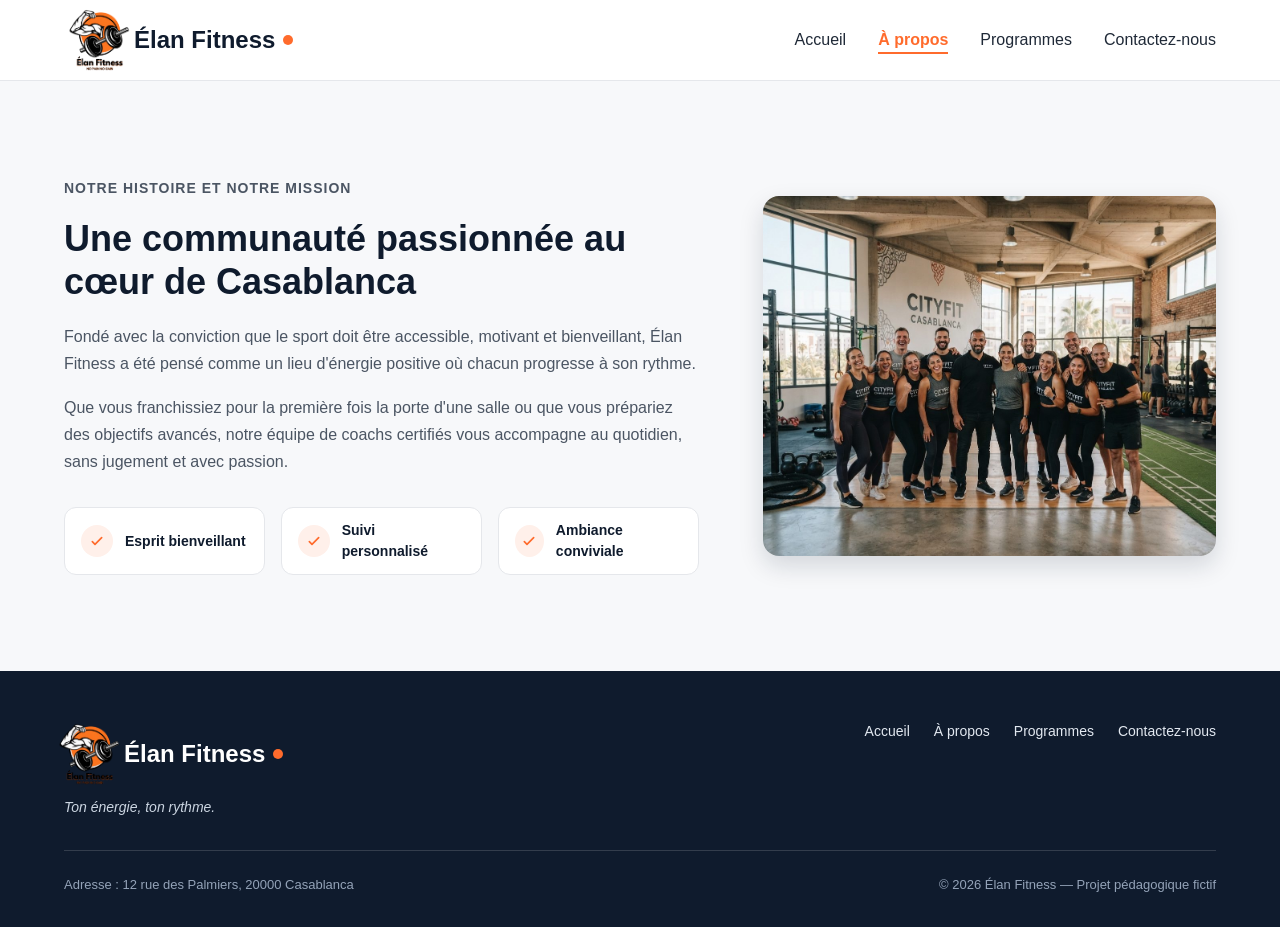
<file: a-propos.html>
<!DOCTYPE html>
<html lang="en">
<head>
  <meta charset="UTF-8">
  <meta name="viewport" content="width=device-width, initial-scale=1.0">
  <meta name="keywords" content="Fitness, Gym, weight, height, musculation, Yoga">
  <link rel="stylesheet" href="style.css">
  <title>Document</title>
</head>
<body>
  <header class="en-tete">
    <div class="conteneur en-tete-contenu">
      <a href="accueil.html" class="logo"><img src="img/Logo de fitness Élan Fitness transparent.png" alt="logo-img">Élan Fitness</a>
        <nav aria-label="Navigation principale">
        <ul class="menu">
          <li><a href="accueil.html">Accueil</a></li>
          <li><a href="a-propos.html" class="lien-actif">À propos</a></li>
          <li><a href="programmes.html">Programmes</a></li>
          <li><a href="contact-us.html">Contactez-nous</a></li>
        </ul>
      </nav>
    </div>
  </header>

  <main>
    <section id="a-propos" class="section">
      <div class="conteneur apropos-contenu">

        <div class="apropos-texte">
          <p class="sur-titre">Notre histoire et notre mission</p>
          <h2>Une communauté passionnée au cœur de Casablanca</h2>
          <p>
            Fondé avec la conviction que le sport doit être accessible, motivant et bienveillant,
            Élan Fitness a été pensé comme un lieu d'énergie positive où chacun progresse à son rythme.
          </p>
          <p>
            Que vous franchissiez pour la première fois la porte d'une salle ou que vous prépariez des
            objectifs avancés, notre équipe de coachs certifiés vous accompagne au quotidien, sans
            jugement et avec passion.
          </p>

          <ul class="valeurs">
            <li class="valeur">
              <div class="icone icone-petite"><img src="img/icone-check.svg" alt=""></div>
              <span>Esprit bienveillant</span>
            </li>
            <li class="valeur">
              <div class="icone icone-petite"><img src="img/icone-check.svg" alt=""></div>
              <span>Suivi personnalisé</span>
            </li>
            <li class="valeur">
              <div class="icone icone-petite"><img src="img/icone-check.svg" alt=""></div>
              <span>Ambiance conviviale</span>
            </li>
          </ul>
        </div>

        <img class="apropos-image" src="img/equipe.jpg" alt="L'équipe de coachs d'Élan Fitness réunie dans la salle">

      </div>
    </section>

  </main>
  <footer class="pied-de-page">
    <div class="conteneur">

      <div class="pied-haut">
        <div>
          <p class="logo logo-clair"><img src="img/Logo de fitness Élan Fitness transparent.png">Élan Fitness</p>
          <p class="slogan">Ton énergie, ton rythme.</p>
        </div>

        <nav aria-label="Navigation du pied de page">
          <ul class="menu menu-pied">
            <li><a href="accueil.html">Accueil</a></li>
            <li><a href="a-propos.html">À propos</a></li>
            <li><a href="programmes.html">Programmes</a></li>
            <li><a href="contact-us.html">Contactez-nous</a></li>
          </ul>
        </nav>
      </div>

      <div class="pied-bas">
        <p>Adresse : 12 rue des Palmiers, 20000 Casablanca</p>
        <p>&copy; 2026 Élan Fitness — Projet pédagogique fictif</p>
      </div>

    </div>
  </footer>
</body>
</html>
</file>
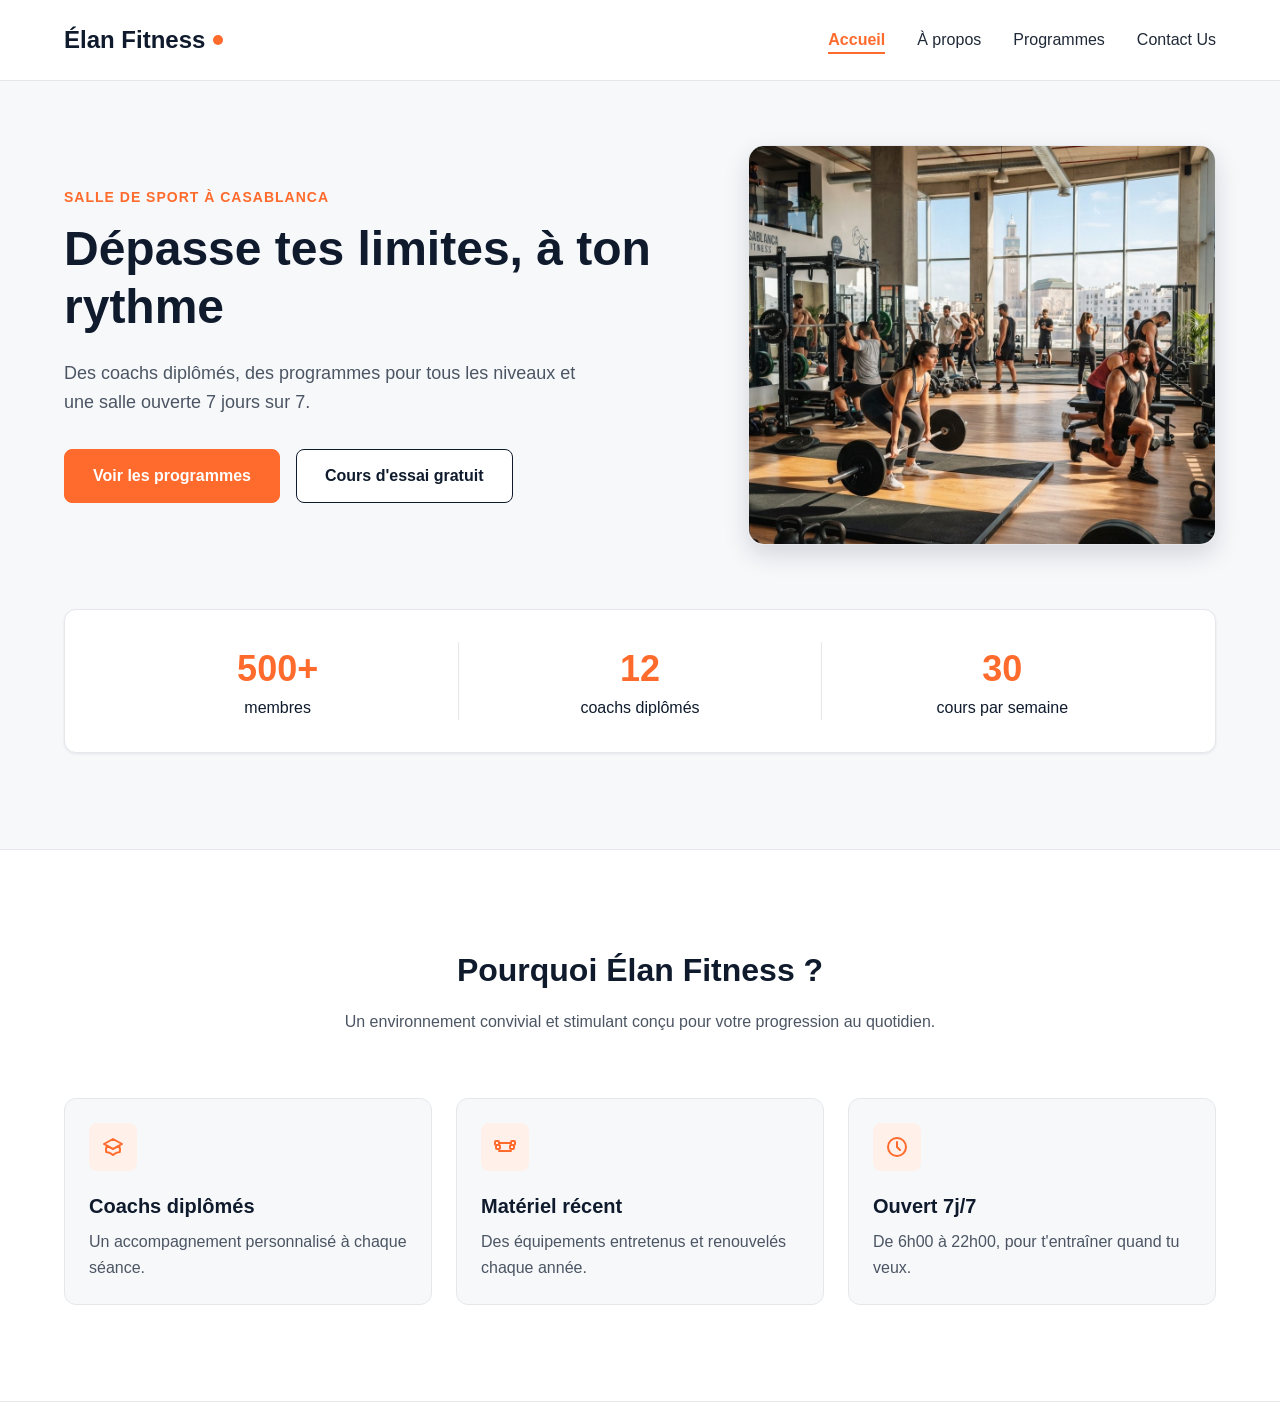
<file: acceuil.html>
<!DOCTYPE html>
<html lang="en">
<head>
  <meta charset="UTF-8">
  <meta name="viewport" content="width=device-width, initial-scale=1.0">
  <link rel="stylesheet" href="style.css">
  <title>Document</title>
</head>
<body>
  <header class="en-tete">
    <div class="conteneur en-tete-contenu">
      <a href="#accueil" class="logo">Élan Fitness</a>

      <nav aria-label="Navigation principale">
        <ul class="menu">
          <li><a href="acceuil.html" class="lien-actif">Accueil</a></li>
          <li><a href="a-propos.html">À propos</a></li>
          <li><a href="programmes.html">Programmes</a></li>
          <li><a href="contact-us.html">Contact Us</a></li>
        </ul>
      </nav>
    </div>
  </header>

  <main>
  <section id="accueil" class="hero">
      <div class="conteneur">

        <div class="hero-contenu">
          <div class="hero-texte">
            <p class="sur-titre">Salle de sport à Casablanca</p>
            <h1>Dépasse tes limites, à ton rythme</h1>
            <p class="hero-description">
              Des coachs diplômés, des programmes pour tous les niveaux et une salle ouverte 7 jours sur 7.
            </p>
            <div class="boutons">
              <a href="#programmes" class="bouton bouton-principal">Voir les programmes</a>
              <a href="#contact" class="bouton bouton-secondaire">Cours d'essai gratuit</a>
            </div>
          </div>

          <img class="hero-image" src="img/hero.jpg" alt="Des personnes s'entraînent dans une salle de sport lumineuse à Casablanca">
        </div>

        <div class="chiffres">
          <div class="chiffre">
            <p class="chiffre-nombre">500+</p>
            <p>membres</p>
          </div>
          <div class="chiffre">
            <p class="chiffre-nombre">12</p>
            <p>coachs diplômés</p>
          </div>
          <div class="chiffre">
            <p class="chiffre-nombre">30</p>
            <p>cours par semaine</p>
          </div>
        </div>

      </div>
    </section>

    <section class="section section-blanche">
      <div class="conteneur">

        <div class="section-titre">
          <h2>Pourquoi Élan Fitness ?</h2>
          <p>Un environnement convivial et stimulant conçu pour votre progression au quotidien.</p>
        </div>

        <div class="cartes">
          <article class="carte carte-avantage">
            <div class="icone"><img src="img/icone-coach.svg" alt=""></div>
            <h3>Coachs diplômés</h3>
            <p>Un accompagnement personnalisé à chaque séance.</p>
          </article>

          <article class="carte carte-avantage">
            <div class="icone"><img src="img/icone-materiel.svg" alt=""></div>
            <h3>Matériel récent</h3>
            <p>Des équipements entretenus et renouvelés chaque année.</p>
          </article>

          <article class="carte carte-avantage">
            <div class="icone"><img src="img/icone-horloge.svg" alt=""></div>
            <h3>Ouvert 7j/7</h3>
            <p>De 6h00 à 22h00, pour t'entraîner quand tu veux.</p>
          </article>
        </div>

      </div>
    </section>

</body>
</html>
</file>
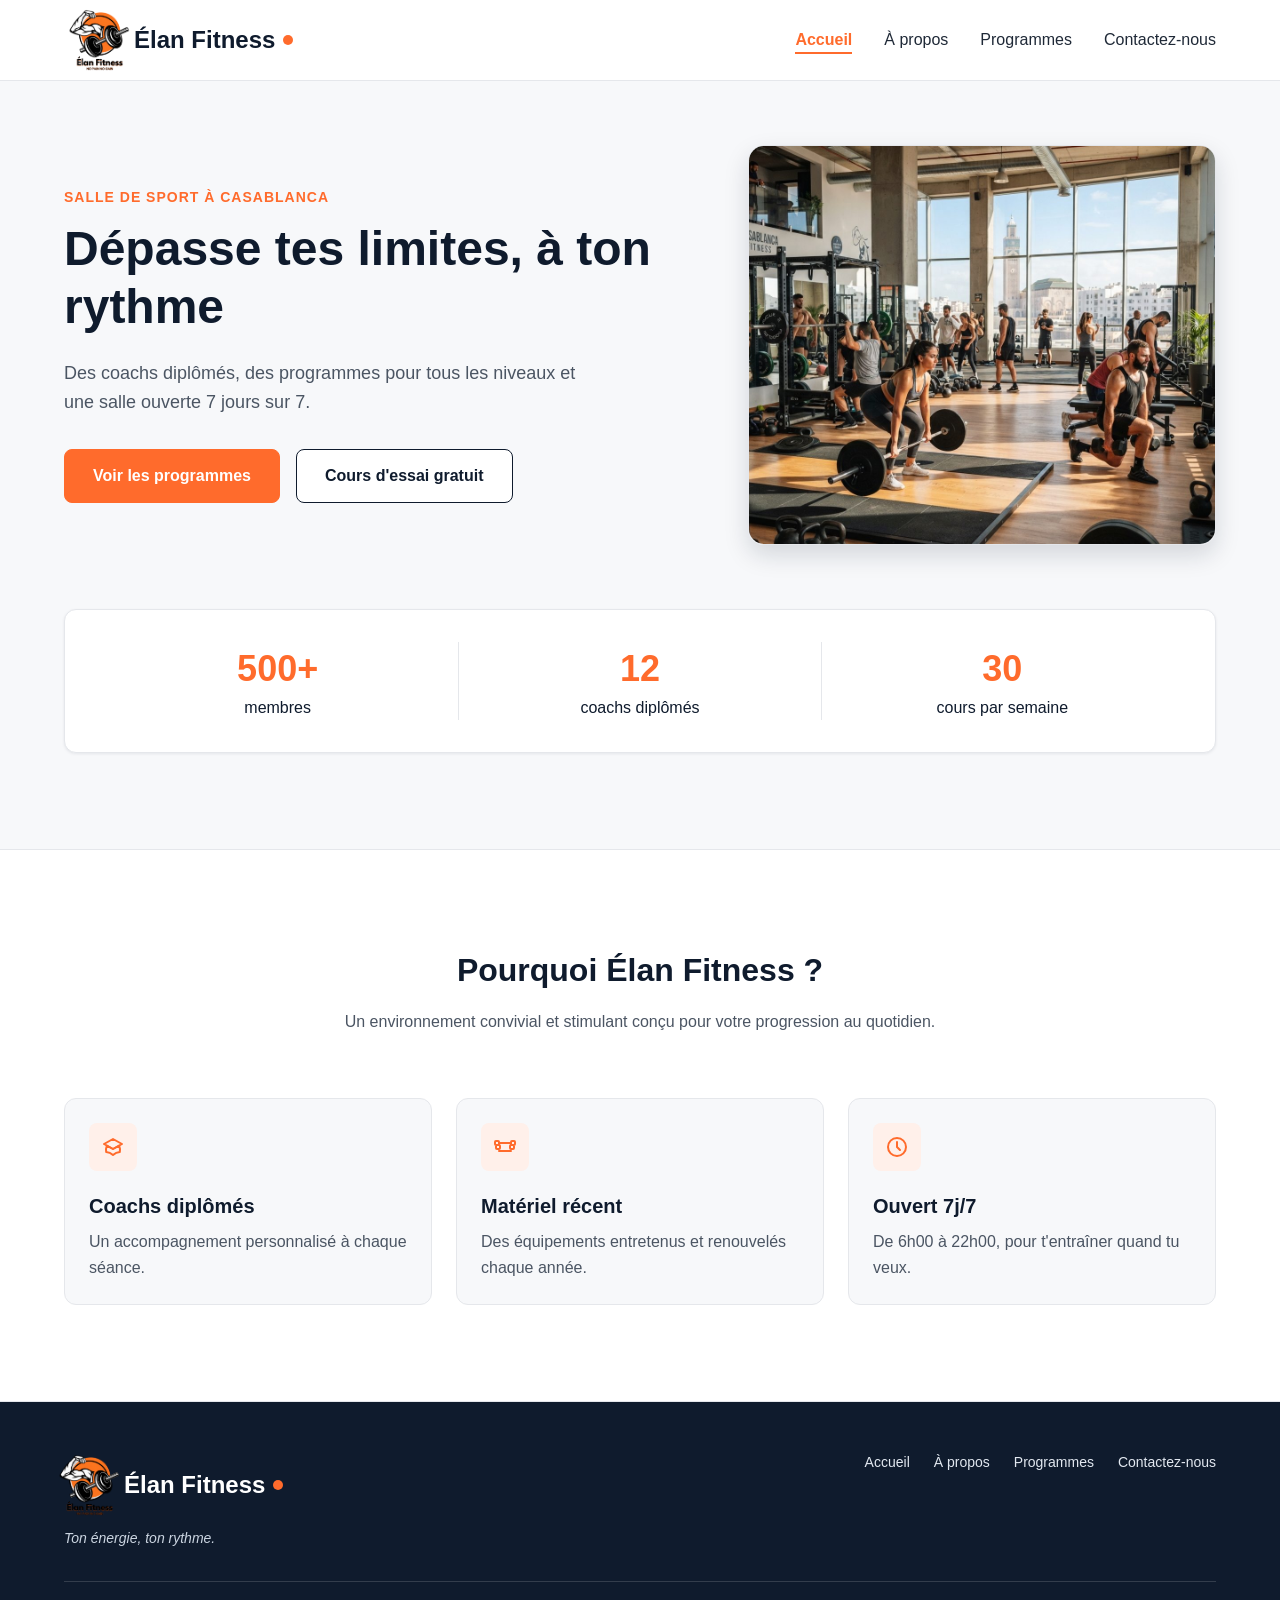
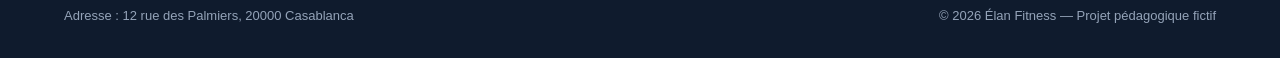
<file: accueil.html>
<!DOCTYPE html>
<html lang="en">
<head>
  <meta charset="UTF-8">
  <meta name="viewport" content="width=device-width, initial-scale=1.0">
  <meta name="keywords" content="Fitness, Gym, weight, height, musculation, Yoga">
  <link rel="stylesheet" href="style.css">
  <title>Document</title>
</head>
<body>
  <header class="en-tete">
    <div class="conteneur en-tete-contenu">
      <a href="accueil.html" class="logo"><img src="img/Logo de fitness Élan Fitness transparent.png" alt="logo-img">Élan Fitness</a>
     <nav aria-label="Navigation principale">
        <ul class="menu">
          <li><a href="accueil.html" class="lien-actif">Accueil</a></li>
          <li><a href="a-propos.html">À propos</a></li>
          <li><a href="programmes.html">Programmes</a></li>
          <li><a href="contact-us.html">Contactez-nous</a></li>
        </ul>
      </nav>
    </div>
  </header>

  <main>
  <section id="accueil" class="hero">
      <div class="conteneur">

        <div class="hero-contenu">
          <div class="hero-texte">
            <p class="sur-titre">Salle de sport à Casablanca</p>
            <h1>Dépasse tes limites, à ton rythme</h1>
            <p class="hero-description">
              Des coachs diplômés, des programmes pour tous les niveaux et une salle ouverte 7 jours sur 7.
            </p>
            <div class="boutons">
              <a href="#programmes" class="bouton bouton-principal">Voir les programmes</a>
              <a href="#contact" class="bouton bouton-secondaire">Cours d'essai gratuit</a>
            </div>
          </div>

          <img class="hero-image" src="img/hero.jpg" alt="Des personnes s'entraînent dans une salle de sport lumineuse à Casablanca">
        </div>

        <div class="chiffres">
          <div class="chiffre">
            <p class="chiffre-nombre">500+</p>
            <p>membres</p>
          </div>
          <div class="chiffre">
            <p class="chiffre-nombre">12</p>
            <p>coachs diplômés</p>
          </div>
          <div class="chiffre">
            <p class="chiffre-nombre">30</p>
            <p>cours par semaine</p>
          </div>
        </div>

      </div>
    </section>

    <section class="section section-blanche">
      <div class="conteneur">

        <div class="section-titre">
          <h2>Pourquoi Élan Fitness ?</h2>
          <p>Un environnement convivial et stimulant conçu pour votre progression au quotidien.</p>
        </div>

        <div class="cartes">
          <article class="carte carte-avantage">
            <div class="icone"><img src="img/icone-coach.svg" alt=""></div>
            <h3>Coachs diplômés</h3>
            <p>Un accompagnement personnalisé à chaque séance.</p>
          </article>

          <article class="carte carte-avantage">
            <div class="icone"><img src="img/icone-materiel.svg" alt=""></div>
            <h3>Matériel récent</h3>
            <p>Des équipements entretenus et renouvelés chaque année.</p>
          </article>

          <article class="carte carte-avantage">
            <div class="icone"><img src="img/icone-horloge.svg" alt=""></div>
            <h3>Ouvert 7j/7</h3>
            <p>De 6h00 à 22h00, pour t'entraîner quand tu veux.</p>
          </article>
        </div>

      </div>
    </section>
    <footer class="pied-de-page">
    <div class="conteneur">

      <div class="pied-haut">
        <div>
          <p class="logo logo-clair"><img src="img/Logo de fitness Élan Fitness transparent.png">Élan Fitness</p>
          <p class="slogan">Ton énergie, ton rythme.</p>
        </div>

        <nav aria-label="Navigation du pied de page">
          <ul class="menu menu-pied">
            <li><a href="accueil.html">Accueil</a></li>
            <li><a href="a-propos.html">À propos</a></li>
            <li><a href="programmes.html">Programmes</a></li>
            <li><a href="contact-us.html">Contactez-nous</a></li>
          </ul>
        </nav>
      </div>

      <div class="pied-bas">
        <p>Adresse : 12 rue des Palmiers, 20000 Casablanca</p>
        <p>&copy; 2026 Élan Fitness — Projet pédagogique fictif</p>
      </div>

    </div>
  </footer>
</body>
</html>
</file>
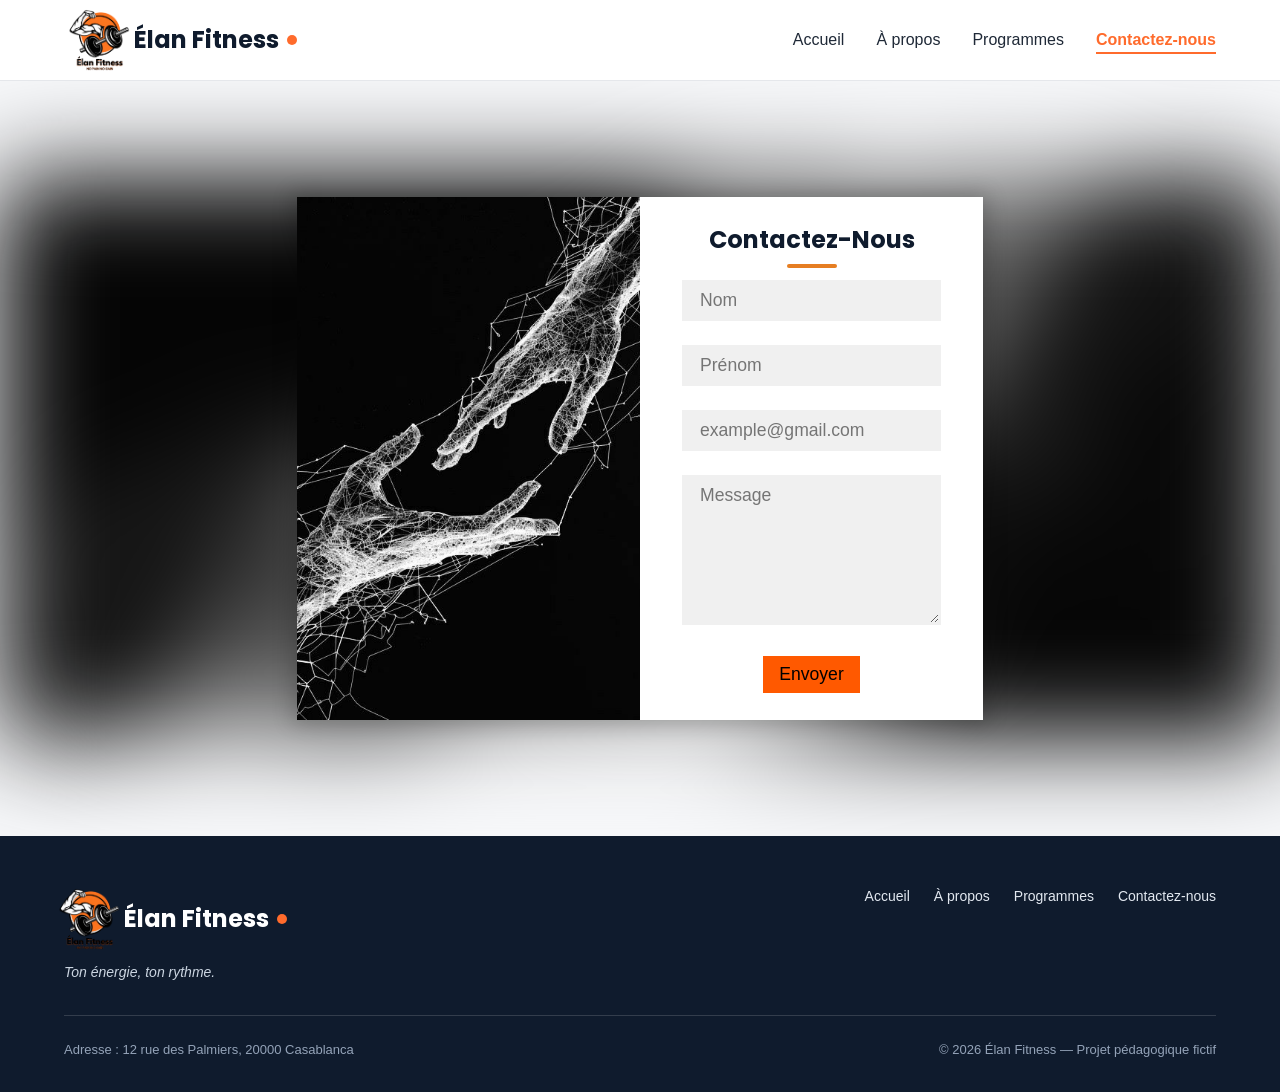
<file: contact-us.html>
<!DOCTYPE html>
<html lang="en">
<head>
  <meta charset="UTF-8">
  <meta name="viewport" content="width=device-width, initial-scale=1.0">
  <meta name="keywords" content="Fitness, Gym, weight, height, musculation, Yoga">
  <title>Contactez nous</title>

  <link rel="preconnect" href="https://fonts.googleapis.com">
  <link rel="preconnect" href="https://fonts.gstatic.com" crossorigin>
  <link href="https://fonts.googleapis.com/css2?family=Inter:wght@400;500;600&family=Poppins:wght@600;700;800&display=swap" rel="stylesheet">

  <link rel="stylesheet" href="contact.css">
  <link rel="stylesheet" href="style.css">
</head>
<body>
  <header class="en-tete">
    <div class="conteneur en-tete-contenu">
      <a href="accueil.html" class="logo"><img src="img/Logo de fitness Élan Fitness transparent.png" alt="logo-img">Élan Fitness</a>
      <nav aria-label="Navigation principale">
        <ul class="menu">
          <li><a href="accueil.html">Accueil</a></li>
          <li><a href="a-propos.html">À propos</a></li>
          <li><a href="programmes.html">Programmes</a></li>
          <li><a href="contact-us.html" class="lien-actif">Contactez-nous</a></li>
        </ul>
      </nav>
    </div>
  </header>

  <main>
    
    <section id="contact" class="section">
      <div class="contact-container">
        <div class="contact-box">
          <div class="left"></div>
          <div class="right">
            <h2>Contactez-Nous</h2>
            <form>
            <table>
              <tr>
                <td><input type="text" class="field" placeholder="Nom" required></td>
              </tr>
              <tr>
                <td><input type="text" class="field" placeholder="Prénom" required></td>
              </tr>

              <tr>
                <td><input type="email" class="field" placeholder="example@gmail.com" required></td>
              </tr>

              <tr>
                <td><textarea class="field" placeholder="Message" required></textarea></td>
              </tr>

              <tr>
                <td><button class="btn">Envoyer</btn></td>
              </tr>
            </table>
            </form>
          </div>
        </div>
      </div>
    </section>
    <footer class="pied-de-page">
    <div class="conteneur">

      <div class="pied-haut">
        <div>
          <p class="logo logo-clair"><img src="img/Logo de fitness Élan Fitness transparent.png">Élan Fitness</p>
          <p class="slogan">Ton énergie, ton rythme.</p>
        </div>

        <nav aria-label="Navigation du pied de page">
          <ul class="menu menu-pied">
            <li><a href="accueil.html">Accueil</a></li>
            <li><a href="a-propos.html">À propos</a></li>
            <li><a href="programmes.html">Programmes</a></li>
            <li><a href="contact-us.html">Contactez-nous</a></li>
          </ul>
        </nav>
      </div>

      <div class="pied-bas">
        <p>Adresse : 12 rue des Palmiers, 20000 Casablanca</p>
        <p>&copy; 2026 Élan Fitness — Projet pédagogique fictif</p>
      </div>

    </div>
  </footer>
  </main>
</body>
</html>
</file>
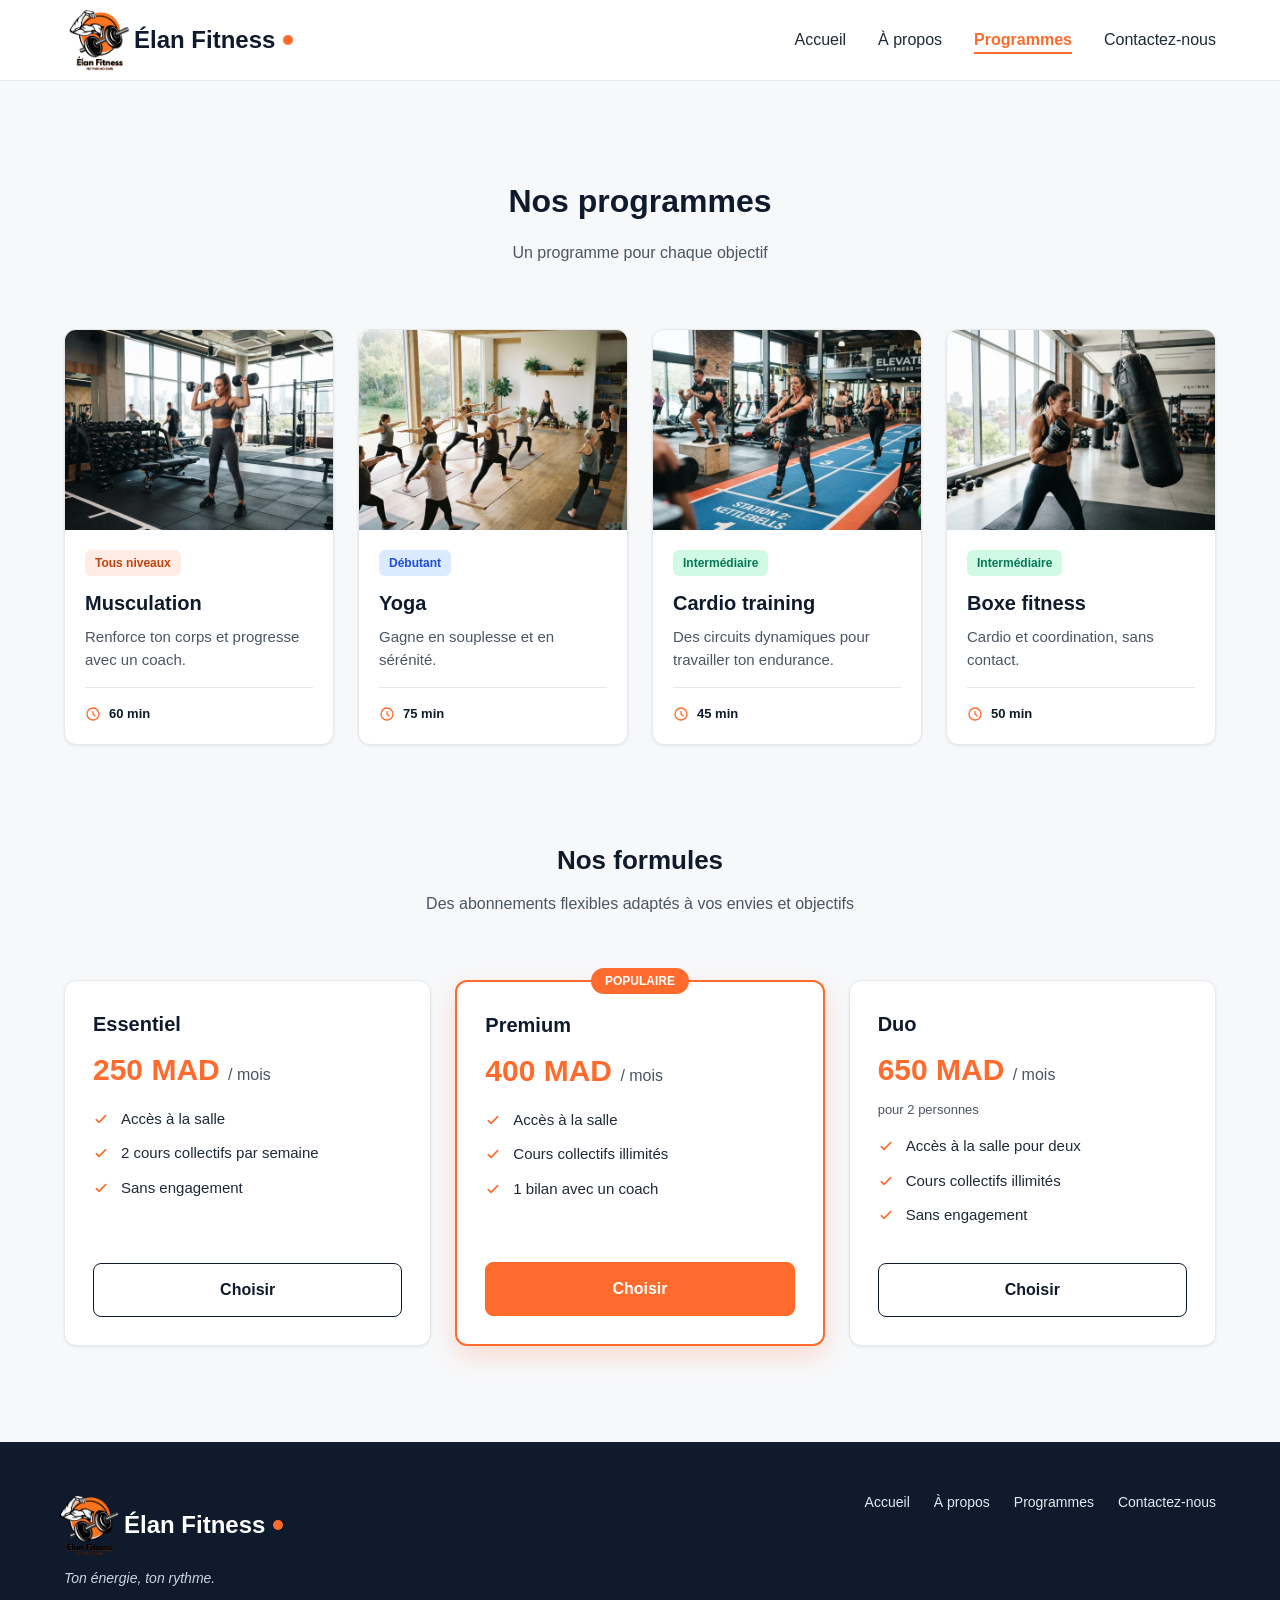
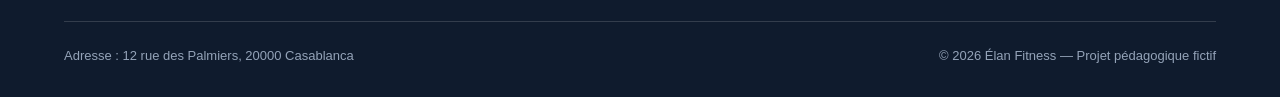
<file: programmes.html>
<!DOCTYPE html>
<html lang="en">
<head>
    <meta charset="UTF-8">
    <meta name="viewport" content="width=device-width, initial-scale=1.0">
    <meta name="keywords" content="Fitness, Gym, weight, height, musculation, Yoga">
    <link rel="stylesheet" href="style.css">
    <title>Document</title>
</head>
<body>
<header class="en-tete">
    <div class="conteneur en-tete-contenu">
      <a href="accueil.html" class="logo"><img src="img/Logo de fitness Élan Fitness transparent.png" alt="logo-img">Élan Fitness</a>

      <nav aria-label="Navigation principale">
        <ul class="menu">
          <li><a href="accueil.html">Accueil</a></li>
          <li><a href="a-propos.html">À propos</a></li>
          <li><a href="programmes.html" class="lien-actif">Programmes</a></li>
          <li><a href="contact-us.html">Contactez-nous</a></li>
        </ul>
      </nav>
    </div>
  </header>

<main>   
<section id="programmes" class="section">
      <div class="conteneur">

        <div class="section-titre">
          <h2>Nos programmes</h2>
          <p>Un programme pour chaque objectif</p>
        </div>

        <div class="cartes">

          <article class="carte carte-programme">
            <img src="img/musculation.jpg" alt="Une sportive soulève des haltères dans l'espace musculation">
            <div class="programme-corps">
              <span class="etiquette etiquette-orange">Tous niveaux</span>
              <h3>Musculation</h3>
              <p>Renforce ton corps et progresse avec un coach.</p>
              <p class="duree"><img src="img/icone-duree.svg" alt="">60 min</p>
            </div>
          </article>

          <article class="carte carte-programme">
            <img src="img/yoga.jpg" alt="Un groupe pratique le yoga sur des tapis dans une salle lumineuse">
            <div class="programme-corps">
              <span class="etiquette etiquette-bleue">Débutant</span>
              <h3>Yoga</h3>
              <p>Gagne en souplesse et en sérénité.</p>
              <p class="duree"><img src="img/icone-duree.svg" alt="">75 min</p>
            </div>
          </article>

          <article class="carte carte-programme">
            <img src="img/cardio.jpg" alt="Des sportifs suivent un circuit de cardio training avec des kettlebells">
            <div class="programme-corps">
              <span class="etiquette etiquette-verte">Intermédiaire</span>
              <h3>Cardio training</h3>
              <p>Des circuits dynamiques pour travailler ton endurance.</p>
              <p class="duree"><img src="img/icone-duree.svg" alt="">45 min</p>
            </div>
          </article>

          <article class="carte carte-programme">
            <img src="img/boxe.jpg" alt="Une sportive frappe un sac de frappe pendant un cours de boxe fitness">
            <div class="programme-corps">
              <span class="etiquette etiquette-verte">Intermédiaire</span>
              <h3>Boxe fitness</h3>
              <p>Cardio et coordination, sans contact.</p>
              <p class="duree"><img src="img/icone-duree.svg" alt="">50 min</p>
            </div>
          </article>

        </div>

        <div class="formules">

          <div class="section-titre">
            <h3>Nos formules</h3>
            <p>Des abonnements flexibles adaptés à vos envies et objectifs</p>
          </div>

          <div class="cartes">

            <article class="carte formule">
              <h4>Essentiel</h4>
              <p class="prix">250 MAD <span>/ mois</span></p>
              <ul class="formule-liste">
                <li>Accès à la salle</li>
                <li>2 cours collectifs par semaine</li>
                <li>Sans engagement</li>
              </ul>
              <a href="#contact" class="bouton bouton-secondaire">Choisir</a>
            </article>

            <article class="carte formule formule-populaire">
              <p class="badge-populaire">Populaire</p>
              <h4>Premium</h4>
              <p class="prix">400 MAD <span>/ mois</span></p>
              <ul class="formule-liste">
                <li>Accès à la salle</li>
                <li>Cours collectifs illimités</li>
                <li>1 bilan avec un coach</li>
              </ul>
              <a href="#contact" class="bouton bouton-principal">Choisir</a>
            </article>

            <article class="carte formule">
              <h4>Duo</h4>
              <p class="prix">650 MAD <span>/ mois</span></p>
              <p class="prix-note">pour 2 personnes</p>
              <ul class="formule-liste">
                <li>Accès à la salle pour deux</li>
                <li>Cours collectifs illimités</li>
                <li>Sans engagement</li>
              </ul>
              <a href="#contact" class="bouton bouton-secondaire">Choisir</a>
            </article>

          </div>
        </div>

      </div>
    </section>
    <footer class="pied-de-page">
    <div class="conteneur">

      <div class="pied-haut">
        <div>
          <p class="logo logo-clair"><img src="img/Logo de fitness Élan Fitness transparent.png">Élan Fitness</p>
          <p class="slogan">Ton énergie, ton rythme.</p>
        </div>

        <nav aria-label="Navigation du pied de page">
          <ul class="menu menu-pied">
            <li><a href="accueil.html">Accueil</a></li>
            <li><a href="a-propos.html">À propos</a></li>
            <li><a href="programmes.html">Programmes</a></li>
            <li><a href="contact-us.html">Contactez-nous</a></li>
          </ul>
        </nav>
      </div>

      <div class="pied-bas">
        <p>Adresse : 12 rue des Palmiers, 20000 Casablanca</p>
        <p>&copy; 2026 Élan Fitness — Projet pédagogique fictif</p>
      </div>

    </div>
  </footer>
</body>
</html>
</file>
<file: style.css>
* {
  box-sizing: border-box;
  margin: 0;
  padding: 0;
}

html {
  scroll-behavior: smooth;
}

body {
  font-family: 'Inter', Arial, sans-serif;
  font-size: 16px;
  line-height: 1.5;
  color: #1F2937;
  background-color: #F7F8FA;
}

h1, h2, h3, h4 {
  font-family: 'Poppins', Arial, sans-serif;
  color: #0F1B2D;
}

a {
  color: inherit;
  text-decoration: none;
}

ul {
  list-style: none;
}

img {
  display: block;
  max-width: 100%;
}

a:focus-visible,
button:focus-visible {
  outline: 3px solid #FF6B2C;
  outline-offset: 2px;
}

.conteneur {
  width: 100%;
  max-width: 1200px;
  margin: 0 auto;
  padding: 0 24px;
}

.section {
  padding: 96px 0;
}

.section-blanche {
  background-color: #FFFFFF;
  border-top: 1px solid #E5E7EB;
  border-bottom: 1px solid #E5E7EB;
}

.section-titre {
  max-width: 640px;
  margin: 0 auto 64px;
  text-align: center;
}

.section-titre h2 {
  font-size: 32px;
  margin-bottom: 16px;
}

.section-titre h3 {
  font-size: 26px;
  margin-bottom: 12px;
}

.section-titre p {
  color: #4B5563;
}

.sur-titre {
  font-size: 14px;
  font-weight: 600;
  color: #FF6B2C;
  text-transform: uppercase;
  letter-spacing: 1px;
  margin-bottom: 12px;
}

.bouton {
  display: inline-block;
  padding: 14px 28px;
  border-radius: 8px;
  font-size: 16px;
  font-weight: 600;
  text-align: center;
  cursor: pointer;
}

.bouton-principal {
  background-color: #FF6B2C;
  border: 1px solid #FF6B2C;
  color: #FFFFFF;
}

.bouton-principal:hover {
  background-color: #F05817;
}

.bouton-secondaire {
  background-color: #FFFFFF;
  border: 1px solid #0F1B2D;
  color: #0F1B2D;
}

.bouton-secondaire:hover {
  background-color: #F3F4F6;
}

.cartes {
  display: flex;
  gap: 24px;
}

.carte:hover{
  scale: 1.02;
  box-shadow: 0 0 20px rgba(247, 69, 5, 0.8);
  transform: translateY(-2px);
}

.carte {
  flex: 1;
  background-color: #FFFFFF;
  border: 1px solid #E5E7EB;
  border-radius: 12px;
  box-shadow: 0 1px 3px rgba(15, 27, 45, 0.08);
}

.icone {
  width: 48px;
  height: 48px;
  background-color: #FFF0EA;
  border-radius: 8px;
  display: flex;
  align-items: center;
  justify-content: center;
}

.icone img {
  width: 24px;
  height: 24px;
}

.icone-petite {
  width: 32px;
  height: 32px;
  border-radius: 50%;
}

.icone-petite img {
  width: 16px;
  height: 16px;
}

.en-tete {
  position: sticky;
  top: 0;
  z-index: 10;
  background-color: #FFFFFF;
  border-bottom: 1px solid #E5E7EB;
}

.en-tete-contenu {
  height: 80px;
  display: flex;
  align-items: center;
  justify-content: space-between;
}

.logo {
  display: flex;
  align-items: center;
  font-family: 'Poppins', Arial, sans-serif;
  font-size: 24px;
  font-weight: 700;
  color: #0F1B2D;
}

.logo::after {
  content: "";
  width: 10px;
  height: 10px;
  margin-left: 8px;
  background-color: #FF6B2C;
  border-radius: 50%;
}

.menu {
  display: flex;
  gap: 32px;
}

.menu a {
  font-weight: 500;
  padding-bottom: 4px;
  border-bottom: 2px solid transparent;
}

.menu a:hover {
  color: #FF6B2C;
}

.menu .lien-actif {
  color: #FF6B2C;
  font-weight: 600;
  border-bottom-color: #FF6B2C;
}

.hero {
  padding: 64px 0 96px;
}

.hero-contenu {
  display: flex;
  align-items: center;
  gap: 32px;
}

.hero-texte {
  flex: 7;
}

.hero-texte h1 {
  font-size: 48px;
  font-weight: 800;
  line-height: 1.2;
  margin-bottom: 24px;
}

.hero-description {
  max-width: 520px;
  font-size: 18px;
  line-height: 1.6;
  color: #4B5563;
  margin-bottom: 32px;
}

.hero-image:hover{
  transform: scale(1.1);
} 

.boutons {
  display: flex;
  flex-wrap: wrap;
  gap: 16px;
}

.hero-image {
  flex: 5;
  min-width: 0;
  height: 400px;
  object-fit: cover;
  border-radius: 16px;
  border: 1px solid #E5E7EB;
  box-shadow: 0 10px 25px rgba(15, 27, 45, 0.15);
}

.chiffres {
  display: flex;
  margin-top: 64px;
  padding: 32px;
  background-color: #FFFFFF;
  border: 1px solid #E5E7EB;
  border-radius: 12px;
  box-shadow: 0 1px 3px rgba(15, 27, 45, 0.08);
}

.chiffre {
  flex: 1;
  text-align: center;
  font-weight: 500;
  color: #0F1B2D;
}

.chiffre + .chiffre {
  border-left: 1px solid #E5E7EB;
}

.chiffre-nombre {
  font-family: 'Poppins', Arial, sans-serif;
  font-size: 36px;
  font-weight: 800;
  color: #FF6B2C;
}

.carte-avantage {
  padding: 24px;
  background-color: #F7F8FA;
  box-shadow: none;
}

.carte-avantage .icone {
  margin-bottom: 20px;
}

.carte-avantage h3 {
  font-size: 20px;
  margin-bottom: 8px;
}

.carte-avantage p {
  color: #4B5563;
  line-height: 1.6;
}

.apropos-contenu {
  display: flex;
  align-items: center;
  gap: 64px;
}

.apropos-texte {
  flex: 7;
}

.apropos-texte h2 {
  font-size: 36px;
  line-height: 1.2;
  margin-bottom: 20px;
}

.apropos-texte p {
  color: #4B5563;
  line-height: 1.7;
  margin-bottom: 16px;
}

.valeurs {
  display: flex;
  gap: 16px;
  margin-top: 32px;
}

.valeur{
  flex: 1;
  display: flex;
  align-items: center;
  gap: 12px;
  padding: 12px 16px;
  background-color: #FFFFFF;
  border: 1px solid #E5E7EB;
  border-radius: 12px;
  font-family: 'Poppins', Arial, sans-serif;
  font-size: 14px;
  font-weight: 600;
  color: #0F1B2D;
  
}
.valeur:hover{
  background-color: #E8ECD7;
}

.apropos-image {
  flex: 5;
  min-width: 0;
  height: 360px;
  object-fit: cover;
  border-radius: 16px;
  box-shadow: 0 10px 25px rgba(15, 27, 45, 0.15);
  transition: 0.3s;
}

.carte-programme {
  display: flex;
  flex-direction: column;
  overflow: hidden;
}

.carte-programme > img {
  width: 100%;
  height: 200px;
  object-fit: cover;
}

.programme-corps {
  flex: 1;
  display: flex;
  flex-direction: column;
  padding: 20px;
}

.programme-corps h3 {
  font-size: 20px;
  margin-bottom: 8px;
}

.programme-corps p {
  font-size: 15px;
  color: #4B5563;
}

.etiquette {
  align-self: flex-start;
  padding: 4px 10px;
  margin-bottom: 12px;
  border-radius: 6px;
  font-size: 12px;
  font-weight: 600;
}

.etiquette-orange {
  background-color: #FFEDE5;
  color: #C2410C;
}

.etiquette-bleue {
  background-color: #DBEAFE;
  color: #1D4ED8;
}

.etiquette-verte {
  background-color: #D1FAE5;
  color: #047857;
}

.programme-corps .duree {
  display: flex;
  align-items: center;
  gap: 8px;
  margin-top: auto;
  padding-top: 16px;
  border-top: 1px solid #E5E7EB;
  font-size: 13px;
  font-weight: 600;
  color: #0F1B2D;
}

.programme-corps h3 + p {
  margin-bottom: 16px;
}

.duree img {
  width: 16px;
  height: 16px;
}

.formules {
  margin-top: 96px;
}

.formule {
  position: relative;
  display: flex;
  flex-direction: column;
  padding: 28px;
}

.formule h4 {
  font-size: 20px;
}

.prix {
  margin: 8px 0 16px;
  font-family: 'Poppins', Arial, sans-serif;
  font-size: 30px;
  font-weight: 800;
  color: #FF6B2C;
}

.prix span {
  font-family: 'Inter', Arial, sans-serif;
  font-size: 16px;
  font-weight: 500;
  color: #4B5563;
}

.prix-note {
  margin: -8px 0 16px;
  font-size: 13px;
  color: #4B5563;
}

.formule-liste {
  flex: 1;
  margin-bottom: 24px;
}

.formule-liste li {
  padding-left: 28px;
  margin-bottom: 12px;
  font-size: 15px;
  background-image: url('img/icone-check.svg');
  background-repeat: no-repeat;
  background-position: left center;
  background-size: 16px;
}

.formule .bouton {
  display: block;
}

.formule-populaire {
  border: 2px solid #FF6B2C;
  box-shadow: 0 10px 25px rgba(255, 107, 44, 0.2);
}

.badge-populaire {
  position: absolute;
  top: -14px;
  left: 50%;
  transform: translateX(-50%);
  padding: 4px 14px;
  background-color: #FF6B2C;
  border-radius: 999px;
  font-size: 12px;
  font-weight: 700;
  text-transform: uppercase;
  color: #FFFFFF;
}

.pied-de-page {
  padding: 48px 0 32px;
  background-color: #0F1B2D;
  color: #FFFFFF;
}

.pied-haut {
  display: flex;
  justify-content: space-between;
  align-items: flex-start;
  padding-bottom: 32px;
  border-bottom: 1px solid rgba(255, 255, 255, 0.15);
}

.logo-clair {
  color: #FFFFFF;
  transform: translateX(-10px);
}

.slogan {
  margin-top: 8px;
  font-size: 14px;
  font-style: italic;
  color: #CBD5E1;
}

.menu-pied {
  gap: 24px;
}

.menu-pied a {
  font-size: 14px;
  font-weight: 400;
  color: #E2E8F0;
}

.pied-bas {
  display: flex;
  justify-content: space-between;
  margin-top: 24px;
  font-size: 13px;
  color: #94A3B8;
}

.logo img{
   height: 70px;
   width: auto;

}

.apropos-image:hover{
  transform: scale(1.1);
}

@media (max-width: 700px) {
  .hero-contenu{
    flex-direction: column;
  }
  .boutons{
    flex-direction: column;
  }
  .hero-image{
    width: 100%;
  }
  .chiffres{
    flex-direction: column;
  }
  .chiffre + .chiffre {
    border-top: 1px solid #E5E7EB;
    border-left:0 ;
    flex-direction: column;
  }
  .cartes {
    flex-direction: column;
  }
  .apropos-contenu{
    flex-direction: column;
  }
  .apropos-image{
    width: 100%;
  }
  .valeurs{
    flex-direction: column;
  }
  .pied-haut{
    flex-direction: column;
  }
  .menu-pied{
    flex-direction: column;
  }

}
</file>
<file: contact.css>
*{
	padding: 0;
	margin: 0;
	box-sizing: border-box;
	font-family: 'Quicksand', sans-serif;
}

body{
	height: 100vh;
	width: 100%;
}

.contact-container{
	position: relative;
	width: 100%;
	height: 100%;
	display: flex;
	justify-content: center;
	align-items: center;
	padding: 20px 100px;
}

.contact-container:after{
	content: '';
	position: absolute;
	width: 100%;
	height: 100%;
	left: 0;
	top: 0;
	background: url("img/télécharger.jpg") no-repeat center;
	background-size: cover;
	filter: blur(50px);
	z-index: -1;
}
.contact-box{
	max-width: 850px;
	display: grid;
	grid-template-columns: repeat(2, 1fr);
	justify-content: center;
	align-items: center;
	text-align: center;
	background-color: #fff;
	box-shadow: 0px 0px 19px 5px rgba(0,0,0,0.19);
}

.left{
	background: url("img/télécharger.jpg") no-repeat center;
	background-size: cover;
	height: 100%;
}

.right{
	padding: 25px 40px;
}

h2{
	position: relative;
	padding: 0 0 10px;
	margin-bottom: 10px;
}

h2:after{
	content: '';
    position: absolute;
    left: 50%;
    bottom: 0;
    transform: translateX(-50%);
    height: 4px;
    width: 50px;
    border-radius: 2px;
    background-color: #E67E22;
}

.field{
	width: 100%;
	border: 2px solid rgba(0, 0, 0, 0);
	outline: none;
	background-color: rgba(230, 230, 230, 0.6);
	padding: 0.5rem 1rem;
	font-size: 1.1rem;
	margin-bottom: 22px;
	transition: .3s;            
}

.field:hover{
	background-color: rgba(0, 0, 0, 0.1);
}

textarea{
	min-height: 150px;
}

.btn{
	padding: 0.5rem 1rem;
	background-color: #ff5900;
	color: black;
	font-size: 1.1rem;
	border: none;
	outline: none;
	cursor: pointer;
	transition: .3s;
}

.btn:hover{
    border: 2px solid #ff5900;
    background: #00000000;
    color: #ff5900;
}
.btn:active{
    border: 2px solid #66da4300;
    background: #ff5900;
    color: black;
}

.field:focus{
    border: 2px solid rgba(250, 177, 30, 0.55);
    background-color: #fff;
}
@media screen and (max-width: 880px){
	.contact-box{
		grid-template-columns: 1fr;
	}
	.left{
		height: 200px;
	}
}
</file>
